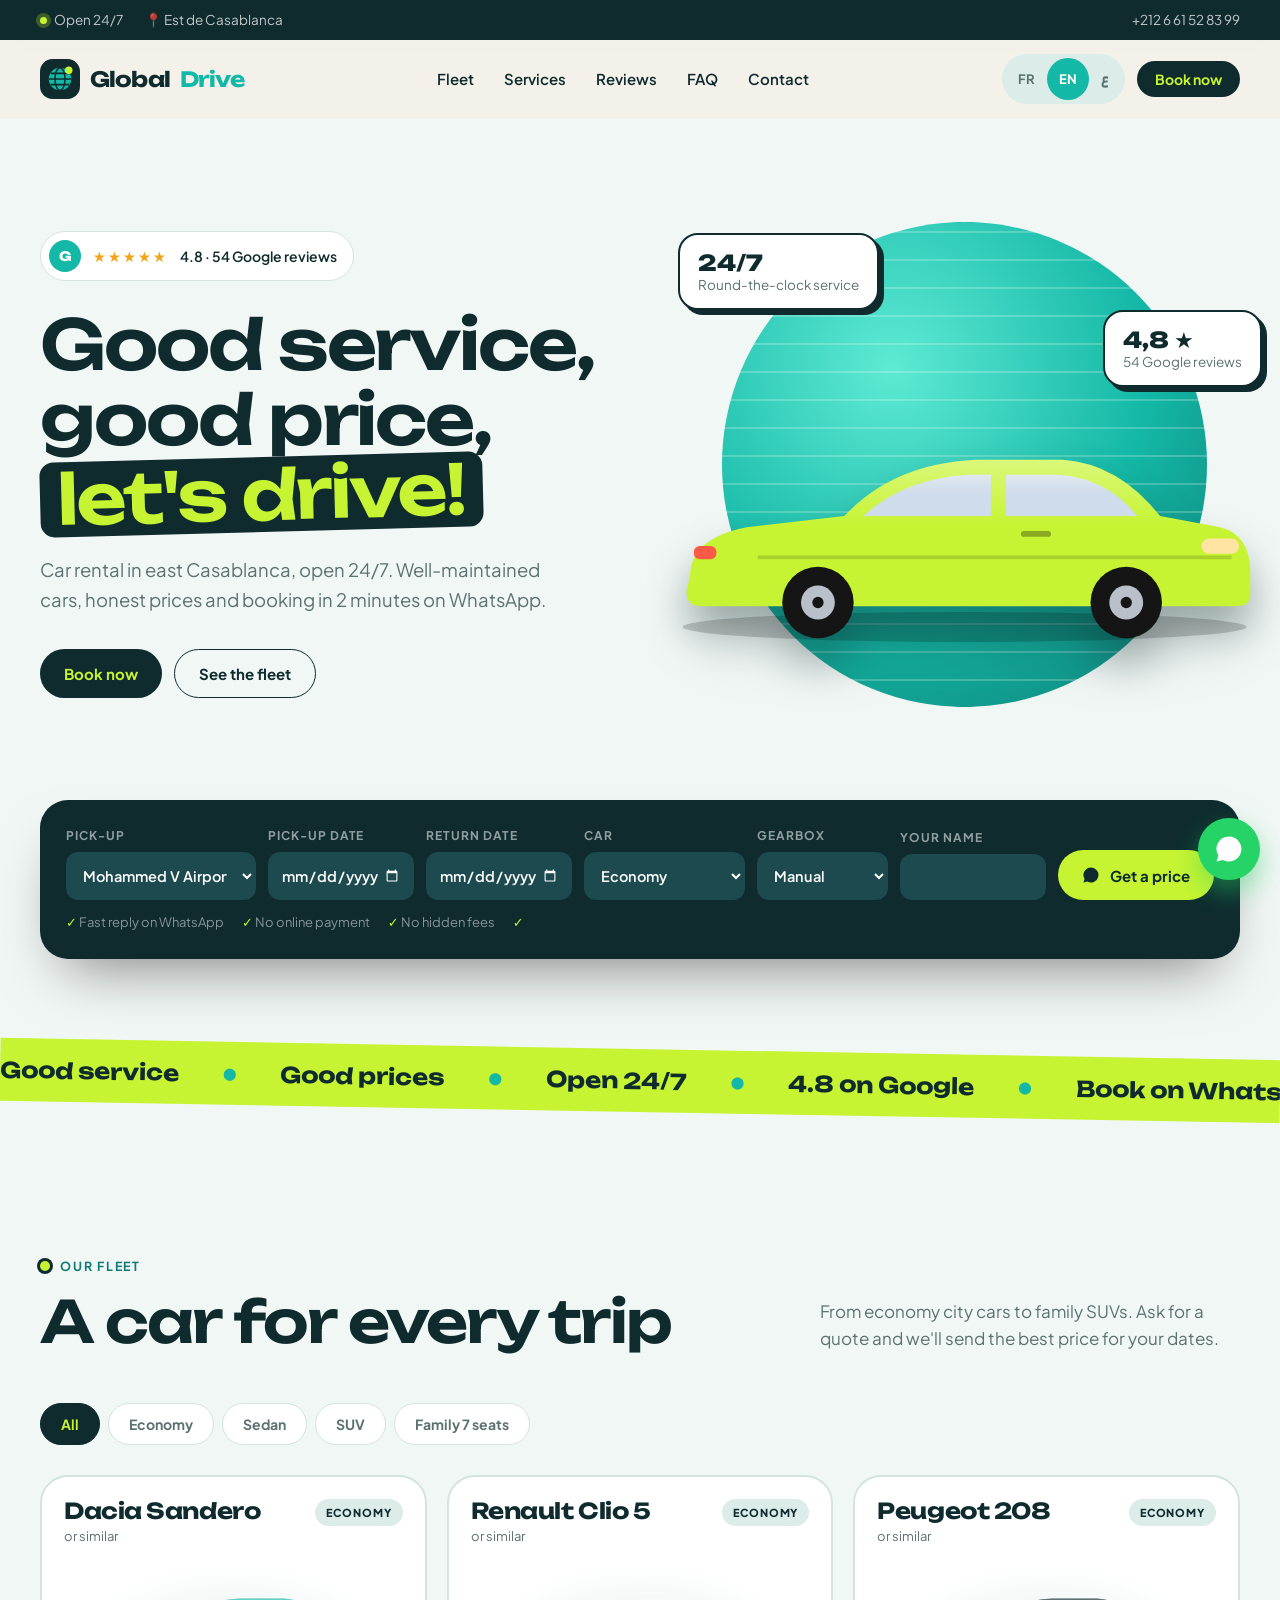
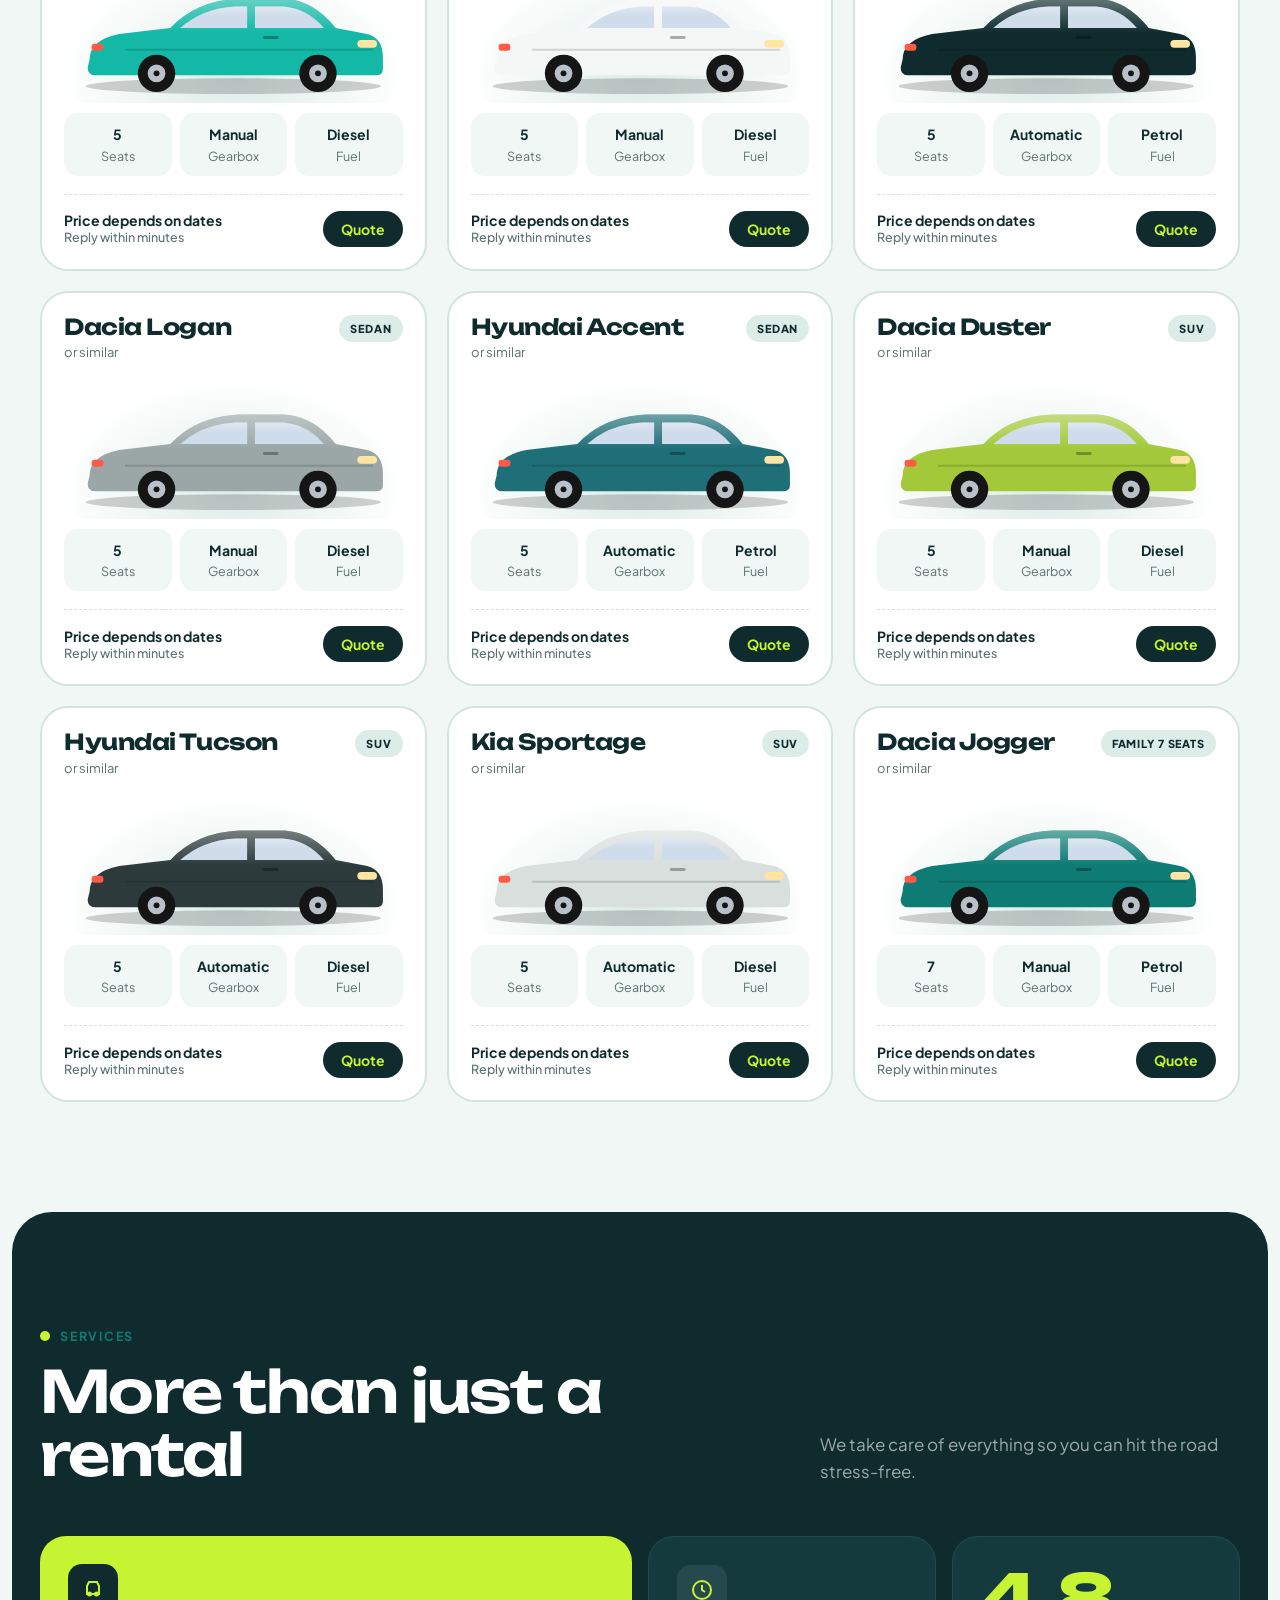
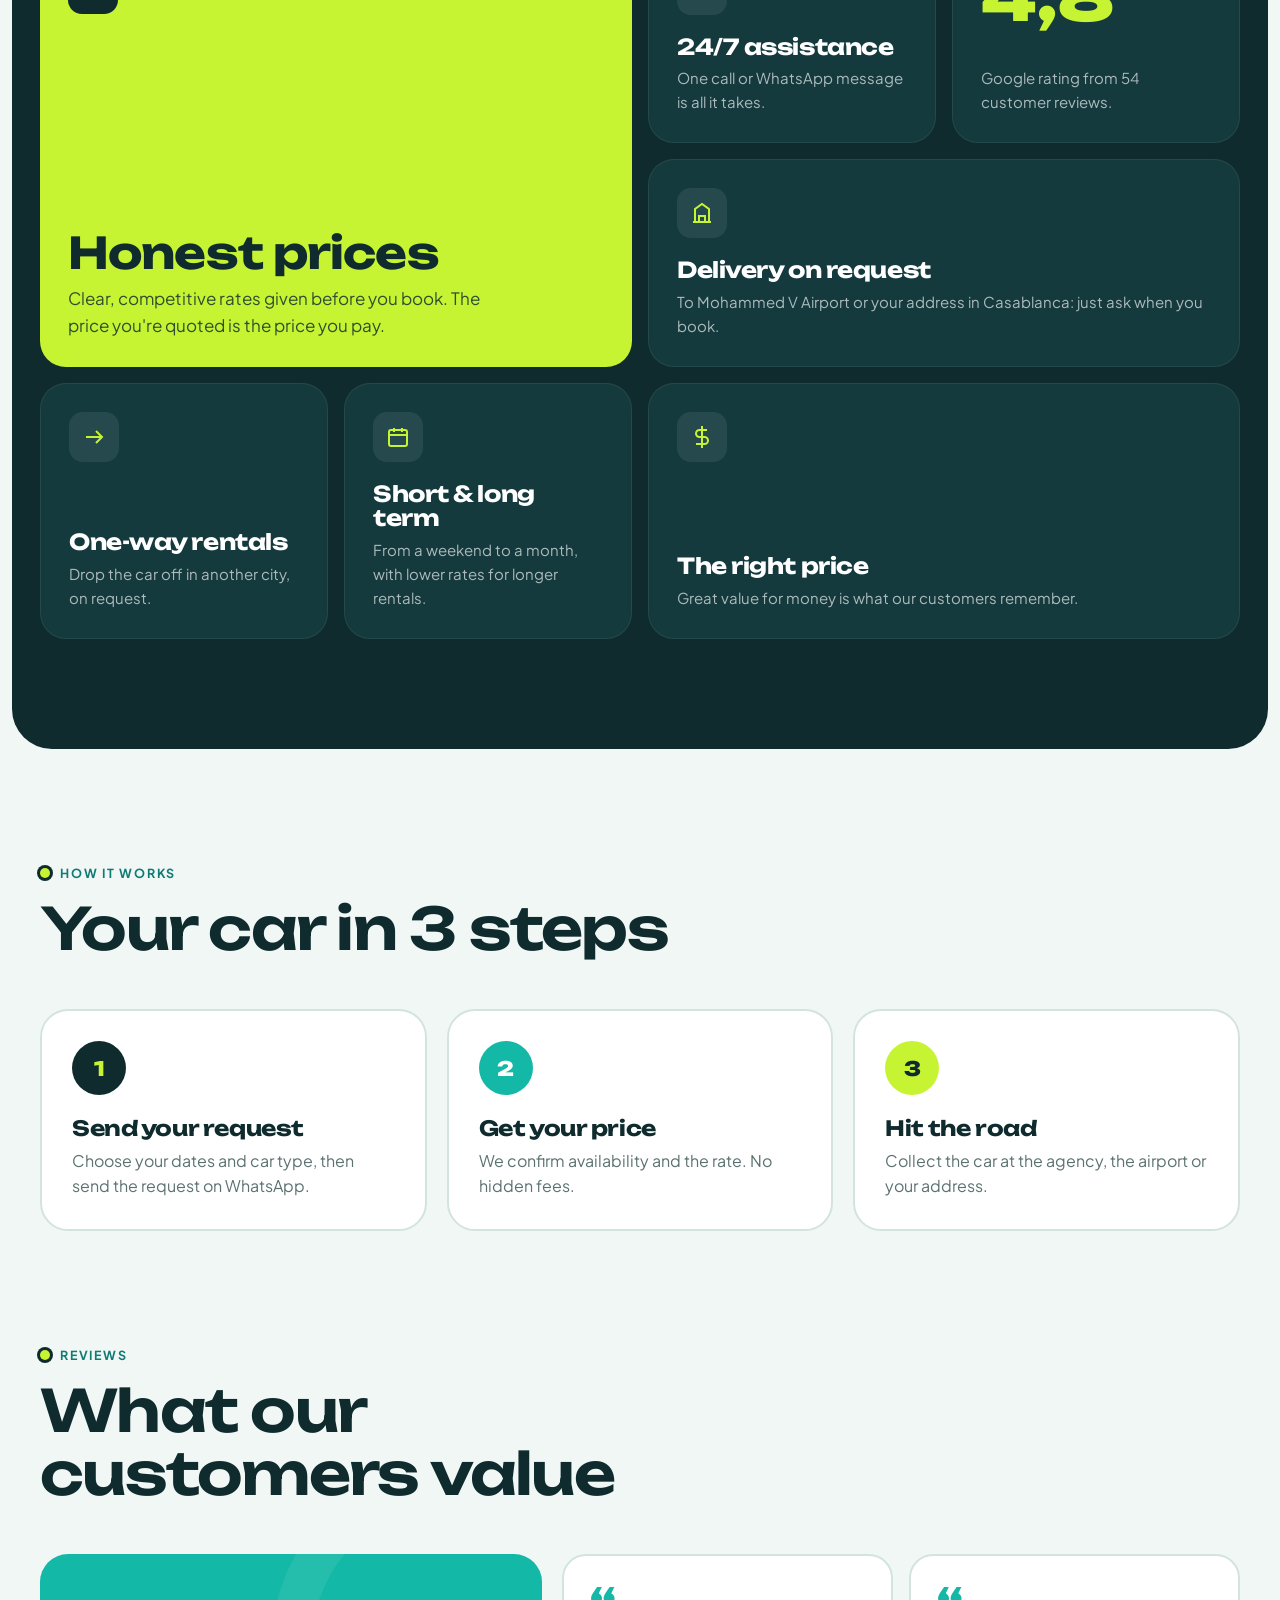
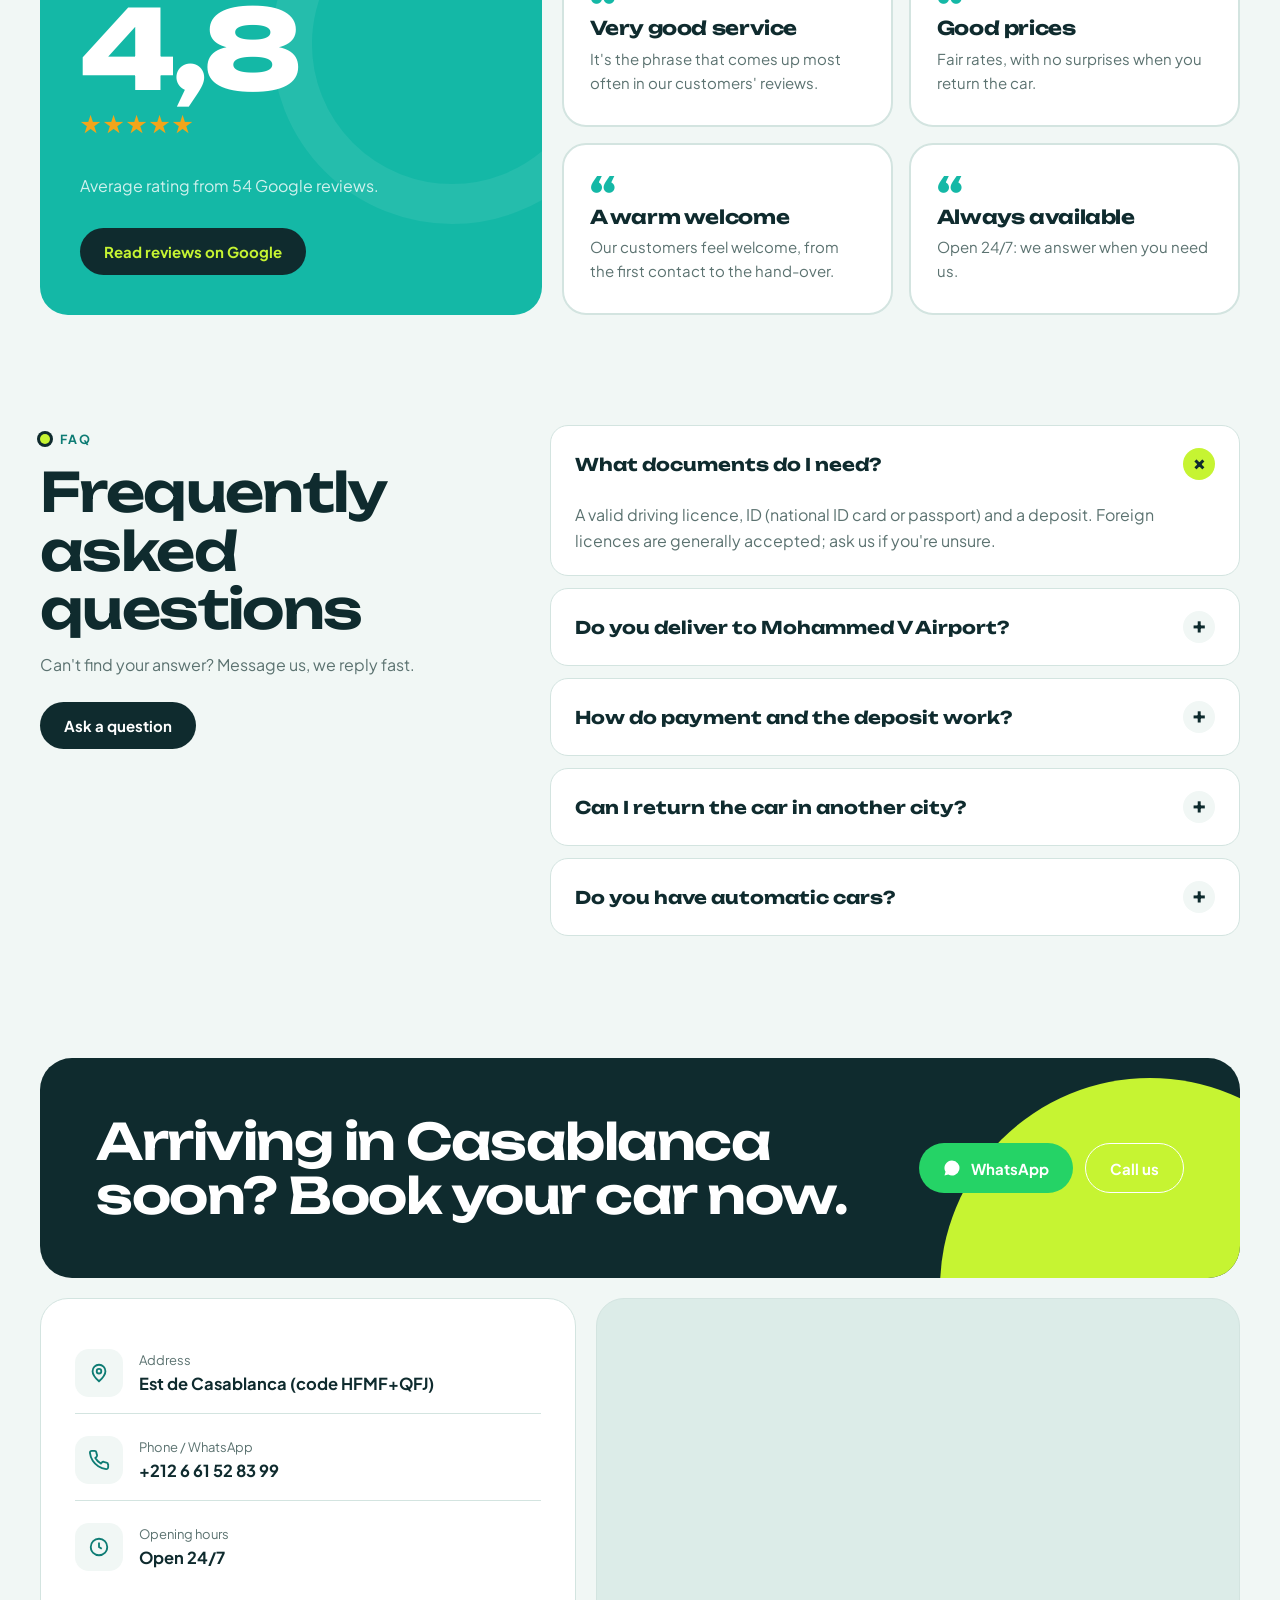
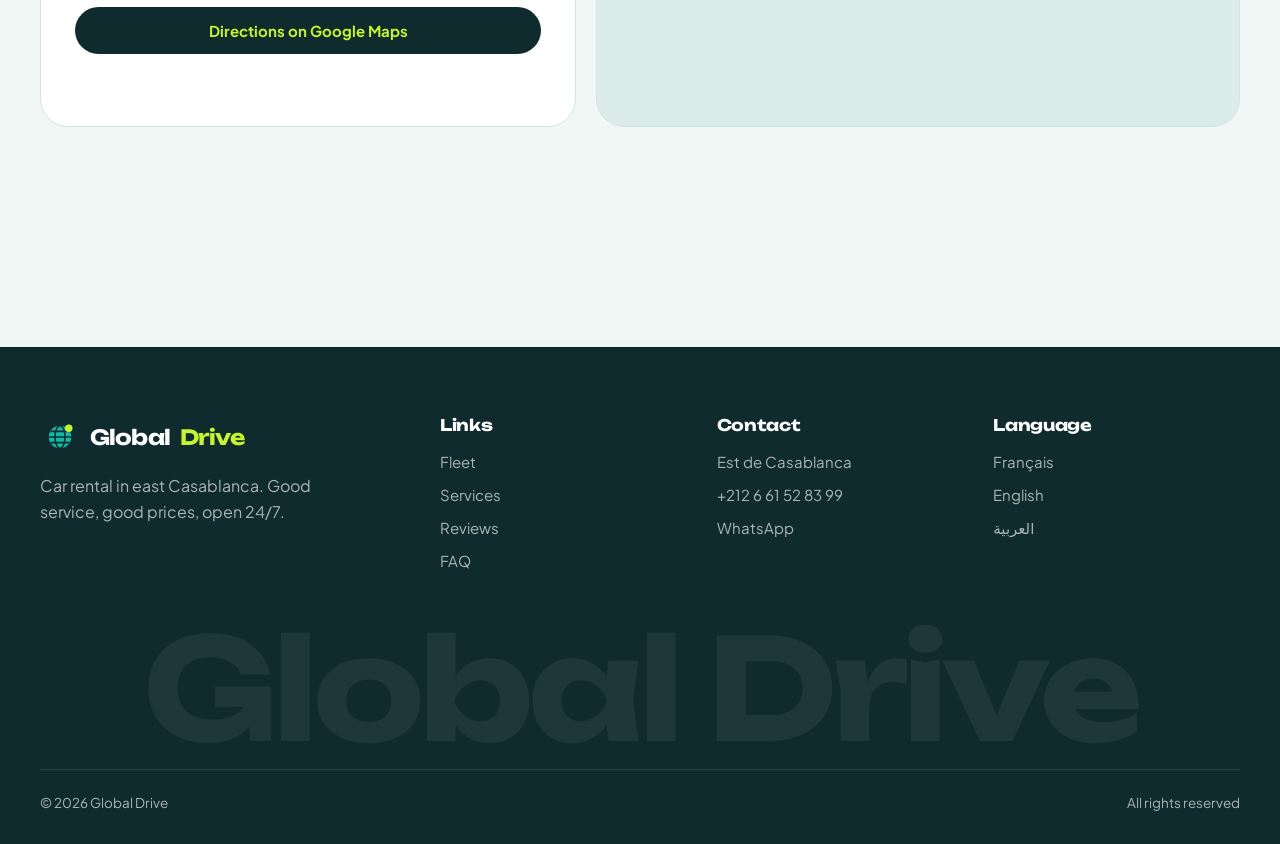
<file: index.html>
<!doctype html>
<html lang="fr" dir="ltr">
<head>
<meta charset="utf-8">
<meta name="viewport" content="width=device-width, initial-scale=1">
<title>Global Drive — Location de voitures à Casablanca</title>
<meta name="description" content="Global Drive : location de voitures dans l'est de Casablanca. Bon service, bons prix, ouvert 24h/24 et 7j/7. Réservation sur WhatsApp.">
<meta name="theme-color" content="#0f2b2e">
<meta property="og:title" content="Global Drive — Location de voitures à Casablanca">
<meta property="og:description" content="Global Drive : location de voitures dans l'est de Casablanca. Bon service, bons prix, ouvert 24h/24 et 7j/7. Réservation sur WhatsApp.">
<meta property="og:type" content="website">
<link rel="icon" href="assets/img/favicon.svg" type="image/svg+xml">
<link rel="manifest" href="site.webmanifest">
<link rel="preconnect" href="https://fonts.googleapis.com">
<link rel="preconnect" href="https://fonts.gstatic.com" crossorigin>
<link href="https://fonts.googleapis.com/css2?family=Unbounded:wght@500;600;700&family=Plus+Jakarta+Sans:wght@400;500;600;700;800&family=Changa:wght@400;500;600;700&display=swap" rel="stylesheet">
<link rel="stylesheet" href="assets/css/style.css">
<script type="application/ld+json">
{
  "@context":"https://schema.org",
  "@type":"AutoRental",
  "name":"Global Drive",
  "telephone":"+212661528399",
  "address":{"@type":"PostalAddress","streetAddress":"Est de Casablanca","addressLocality":"Casablanca","postalCode":"20250","addressCountry":"MA"},
  "geo":{"@type":"GeoCoordinates","latitude":33.5844595,"longitude":-7.5263664},
  "openingHours":"Mo-Su 00:00-23:59",
  "aggregateRating":{"@type":"AggregateRating","ratingValue":"4.8","reviewCount":"54"}
}
</script>
</head>
<body>

<!-- TOP BAR -->
<div class="topbar">
  <div class="wrap">
    <div class="tb-l">
      <span><i class="dot"></i><span data-i="tb_open">Ouvert 24h/24 · 7j/7</span></span>
      <span>📍 Est de Casablanca</span>
    </div>
    <div class="tb-r"><a href="tel:+212661528399" dir="ltr">+212 6 61 52 83 99</a></div>
  </div>
</div>

<!-- NAV -->
<nav class="nav" id="nav">
  <div class="wrap">
    <a href="#top" class="logo" aria-label="Global Drive"><img src="assets/img/logo.svg" alt="">Global<b>Drive</b></a>
    <div class="links" id="links">
      <a href="#flotte" data-i="nav_fleet">Flotte</a>
      <a href="#services" data-i="nav_services">Services</a>
      <a href="#avis" data-i="nav_reviews">Avis</a>
      <a href="#faq" data-i="nav_faq">FAQ</a>
      <a href="#contact" data-i="nav_contact">Contact</a>
    </div>
    <div class="nav-r">
      <div class="langs" role="group" aria-label="Langue">
        <button data-l="fr">FR</button>
        <button data-l="en">EN</button>
        <button data-l="ar">ع</button>
      </div>
      <a href="#reserver" class="btn btn-red btn-sm" data-i="nav_book">Réserver</a>
      <button class="burger" id="burger" aria-label="Menu">
        <svg width="20" height="20" viewBox="0 0 24 24" fill="none" stroke="currentColor" stroke-width="2.2"><path d="M4 7h16M4 12h16M4 17h16"/></svg>
      </button>
    </div>
  </div>
</nav>

<main id="top">
<!-- HERO -->
<header class="hero">
  <div class="wrap">
    <div class="hero-grid">
      <div>
        <div class="rating"><span class="g">G</span><span class="stars">★★★★★</span><span data-i="hero_rating">4,8 · 54 avis Google</span></div>
        <h1 data-i="hero_title" data-html>Bon service, bon prix, <span class="hl">en route !</span></h1>
        <p class="lead" data-i="hero_lead">Location de voitures dans l'est de Casablanca, ouverte 24h/24 et 7j/7. Des voitures bien entretenues, des prix honnêtes et une réservation en 2 minutes sur WhatsApp.</p>
        <div class="hero-ctas">
          <a href="#reserver" class="btn btn-red" data-i="hero_cta1">Réserver maintenant</a>
          <a href="#flotte" class="btn btn-line" data-i="hero_cta2">Voir la flotte</a>
        </div>
      </div>
      <div class="hero-art" aria-hidden="true">
        <div class="ring"></div>
        <div class="disc"></div>
        <div class="car" id="heroCar"></div>
        <div class="sticker s1"><b>24/7</b><span data-i="st_247">Service continu</span></div>
        <div class="sticker s2"><b>4,8 ★</b><span data-i="st_cmn">54 avis Google</span></div>
      </div>
    </div>

    <!-- BOOKING -->
    <div class="booking" id="reserver">
      <form class="book" id="bookForm" novalidate>
        <div class="fld full">
          <label for="pick" data-i="bk_pick">Prise en charge</label>
          <select id="pick">
            <option value="cmn" data-i="opt_cmn">Aéroport Mohammed V</option>
            <option value="agency" data-i="opt_agency">Agence Global Drive</option>
            <option value="hotel" data-i="opt_hotel">Hôtel / adresse</option>
            <option value="station" data-i="opt_station">Gare Casa-Voyageurs</option>
          </select>
        </div>
        <div class="fld">
          <label for="d1" data-i="bk_d1">Départ</label>
          <input type="date" id="d1" required>
        </div>
        <div class="fld">
          <label for="d2" data-i="bk_d2">Retour</label>
          <input type="date" id="d2" required>
        </div>
        <div class="fld">
          <label for="cat" data-i="bk_cat">Véhicule</label>
          <select id="cat">
            <option value="eco" data-i="f_eco">Économique</option>
            <option value="sedan" data-i="f_sedan">Berline</option>
            <option value="suv" data-i="f_suv">SUV</option>
            <option value="family" data-i="f_family">Familiale 7 places</option>
            <option value="any" data-i="cat_any">Conseillez-moi</option>
          </select>
        </div>
        <div class="fld">
          <label for="gear" data-i="bk_gear">Boîte</label>
          <select id="gear">
            <option value="man" data-i="man">Manuelle</option>
            <option value="auto" data-i="auto">Automatique</option>
          </select>
        </div>
        <div class="fld full">
          <label for="name" data-i="bk_name">Votre nom</label>
          <input type="text" id="name" autocomplete="name" required>
        </div>
        <button type="submit" class="btn btn-red">
          <svg width="18" height="18" viewBox="0 0 24 24" fill="currentColor"><path d="M12 2a10 10 0 0 0-8.6 15.1L2 22l5-1.3A10 10 0 1 0 12 2z"/></svg>
          <span data-i="bk_btn">Demander un prix</span>
        </button>
        <div class="book-note">
          <span data-i="bk_n1">Réponse rapide sur WhatsApp</span>
          <span data-i="bk_n2">Aucun paiement en ligne</span>
          <span data-i="bk_n3">Sans frais cachés</span>
          <span class="err" id="bookErr" role="alert"></span>
        </div>
      </form>
    </div>
  </div>

  <div class="marquee" aria-hidden="true"><div class="track" id="track"></div></div>
</header>

<!-- FLEET -->
<section id="flotte">
  <div class="wrap">
    <div class="head rev">
      <div><span class="eyebrow" data-i="fl_tag">Notre flotte</span><h2 data-i="fl_title">Une voiture pour chaque trajet</h2></div>
      <p data-i="fl_sub">De la citadine économique au SUV familial. Demandez un devis : on vous envoie le meilleur prix pour vos dates.</p>
    </div>
    <div class="tabs" id="tabs" role="tablist">
      <button class="tab on" data-f="all" data-i="f_all">Toutes</button>
      <button class="tab" data-f="eco" data-i="f_eco">Économique</button>
      <button class="tab" data-f="sedan" data-i="f_sedan">Berline</button>
      <button class="tab" data-f="suv" data-i="f_suv">SUV</button>
      <button class="tab" data-f="family" data-i="f_family">Familiale 7 places</button>
    </div>
    <div class="fleet" id="fleet"></div>
  </div>
</section>

<!-- SERVICES -->
<section class="dark" id="services">
  <div class="wrap">
    <div class="head rev">
      <div><span class="eyebrow" data-i="sv_tag">Services</span><h2 data-i="sv_title">Plus qu'une simple location</h2></div>
      <p data-i="sv_sub">On s'occupe de tout pour que vous preniez la route sans stress.</p>
    </div>
    <div class="bento">
      <div class="bx big rev">
        <div class="ic"><svg width="24" height="24" viewBox="0 0 24 24" fill="none" stroke="currentColor" stroke-width="2"><path d="M5 17h14M6 17V9l2-4h8l2 4v8"/><circle cx="8.5" cy="17" r="1.5"/><circle cx="15.5" cy="17" r="1.5"/></svg></div>
        <div><h3 data-i="s1t">Des prix honnêtes</h3><p data-i="s1p">Des tarifs clairs et compétitifs, annoncés avant la réservation. Ce que l'on vous annonce, c'est ce que vous payez.</p></div>
      </div>
      <div class="bx rev">
        <div class="ic"><svg width="24" height="24" viewBox="0 0 24 24" fill="none" stroke="currentColor" stroke-width="2"><circle cx="12" cy="12" r="9"/><path d="M12 7v5l3 2"/></svg></div>
        <div><h3 data-i="s3t">Assistance 24h/24</h3><p data-i="s3p">Un appel ou un message WhatsApp suffit.</p></div>
      </div>
      <div class="bx rev">
        <div class="num">4,8</div>
        <div><p data-i="s_score">Note Google sur 54 avis clients.</p></div>
      </div>
      <div class="bx wide rev">
        <div class="ic"><svg width="24" height="24" viewBox="0 0 24 24" fill="none" stroke="currentColor" stroke-width="2"><path d="M3 21h18M5 21V8l7-5 7 5v13M9 21v-6h6v6"/></svg></div>
        <div><h3 data-i="s2t">Livraison sur demande</h3><p data-i="s2p">À l'aéroport Mohammed V ou à votre adresse à Casablanca : demandez-nous lors de la réservation.</p></div>
      </div>
      <div class="bx rev">
        <div class="ic"><svg width="24" height="24" viewBox="0 0 24 24" fill="none" stroke="currentColor" stroke-width="2"><path d="M4 12h16M14 6l6 6-6 6"/></svg></div>
        <div><h3 data-i="s4t">Aller simple</h3><p data-i="s4p">Rendez la voiture dans une autre ville, sur demande.</p></div>
      </div>
      <div class="bx rev">
        <div class="ic"><svg width="24" height="24" viewBox="0 0 24 24" fill="none" stroke="currentColor" stroke-width="2"><rect x="3" y="5" width="18" height="16" rx="2"/><path d="M3 10h18M8 3v4M16 3v4"/></svg></div>
        <div><h3 data-i="s5t">Courte et longue durée</h3><p data-i="s5p">Du week-end au mois, avec des tarifs dégressifs.</p></div>
      </div>
      <div class="bx wide rev">
        <div class="ic"><svg width="24" height="24" viewBox="0 0 24 24" fill="none" stroke="currentColor" stroke-width="2"><path d="M12 1v22M17 5H9.5a3.5 3.5 0 0 0 0 7h5a3.5 3.5 0 0 1 0 7H6"/></svg></div>
        <div><h3 data-i="s6t">Le bon prix</h3><p data-i="s6p">Un excellent rapport qualité-prix, c'est ce que nos clients retiennent.</p></div>
      </div>
    </div>
  </div>
</section>

<!-- STEPS -->
<section>
  <div class="wrap">
    <div class="head rev">
      <div><span class="eyebrow" data-i="st_tag">Comment ça marche</span><h2 data-i="st_title">Votre voiture en 3 étapes</h2></div>
    </div>
    <div class="steps">
      <div class="step rev"><div class="n">1</div><h3 data-i="st1t">Envoyez votre demande</h3><p data-i="st1p">Choisissez vos dates et le type de voiture, puis envoyez la demande sur WhatsApp.</p></div>
      <div class="step rev"><div class="n">2</div><h3 data-i="st2t">Recevez votre prix</h3><p data-i="st2p">On confirme la disponibilité et le tarif. Pas de frais cachés.</p></div>
      <div class="step rev"><div class="n">3</div><h3 data-i="st3t">Prenez la route</h3><p data-i="st3p">Récupérez la voiture à l'agence, à l'aéroport ou à votre adresse.</p></div>
    </div>
  </div>
</section>

<!-- REVIEWS -->
<section id="avis" style="padding-top:0">
  <div class="wrap">
    <div class="head rev">
      <div><span class="eyebrow" data-i="rv_tag">Avis clients</span><h2 data-i="rv_title">Ce que nos clients apprécient</h2></div>
    </div>
    <div class="rv">
      <div class="score rev">
        <div><div class="big">4,8</div><div class="stars">★★★★★</div></div>
        <p data-i="rv_count">Note moyenne sur 54 avis Google.</p>
        <a class="btn" target="_blank" rel="noopener" href="https://www.google.com/maps/search/?api=1&query=Global+Drive+location+voiture+Casablanca" data-i="rv_btn">Lire les avis sur Google</a>
      </div>
      <div class="praise">
        <div class="pr rev"><div class="q">“</div><h3 data-i="p1t">Un très bon service</h3><p data-i="p1p">C'est le mot qui revient le plus dans les avis de nos clients.</p></div>
        <div class="pr rev"><div class="q">“</div><h3 data-i="p2t">De bons prix</h3><p data-i="p2p">Des tarifs justes, sans mauvaise surprise au retour de la voiture.</p></div>
        <div class="pr rev"><div class="q">“</div><h3 data-i="p3t">Un accueil chaleureux</h3><p data-i="p3p">Nos clients se sentent bien accueillis, du premier contact à la remise des clés.</p></div>
        <div class="pr rev"><div class="q">“</div><h3 data-i="p4t">Toujours disponibles</h3><p data-i="p4p">Ouverts 24h/24 et 7j/7 : on répond quand vous en avez besoin.</p></div>
      </div>
    </div>
  </div>
</section>

<!-- FAQ -->
<section id="faq" style="padding-top:0">
  <div class="wrap faq-grid">
    <div class="faq-side rev">
      <span class="eyebrow">FAQ</span>
      <h2 style="font-size:clamp(34px,4.6vw,54px)" data-i="fq_title">Questions fréquentes</h2>
      <p data-i="fq_sub">Vous ne trouvez pas votre réponse ? Écrivez-nous, on répond vite.</p>
      <a href="https://wa.me/212661528399" target="_blank" rel="noopener" class="btn btn-ink" data-i="fq_btn">Poser une question</a>
    </div>
    <div id="faqList"></div>
  </div>
</section>

<!-- CTA + CONTACT -->
<section id="contact" style="padding-top:0">
  <div class="wrap">
    <div class="cta rev">
      <h2 data-i="cta_t">Vous arrivez bientôt à Casablanca ? Réservez votre voiture maintenant.</h2>
      <div class="btns">
        <a href="https://wa.me/212661528399" target="_blank" rel="noopener" class="btn btn-wa">
          <svg width="18" height="18" viewBox="0 0 24 24" fill="currentColor"><path d="M12 2a10 10 0 0 0-8.6 15.1L2 22l5-1.3A10 10 0 1 0 12 2z"/></svg>WhatsApp
        </a>
        <a href="tel:+212661528399" class="btn btn-line" data-i="cta_call">Appeler</a>
      </div>
    </div>
    <div class="contact">
      <div class="cinfo rev">
        <div class="crow"><div class="ic"><svg width="22" height="22" viewBox="0 0 24 24" fill="none" stroke="currentColor" stroke-width="2"><path d="M12 21s-7-6.2-7-11a7 7 0 0 1 14 0c0 4.8-7 11-7 11z"/><circle cx="12" cy="10" r="2.5"/></svg></div><div><small data-i="ct_addr">Adresse</small><b>Est de Casablanca (code HFMF+QFJ)</b></div></div>
        <div class="crow"><div class="ic"><svg width="22" height="22" viewBox="0 0 24 24" fill="none" stroke="currentColor" stroke-width="2"><path d="M22 16.9v3a2 2 0 0 1-2.2 2 19.8 19.8 0 0 1-8.6-3.1 19.5 19.5 0 0 1-6-6A19.8 19.8 0 0 1 2.1 4.2 2 2 0 0 1 4.1 2h3a2 2 0 0 1 2 1.7c.1.9.4 1.8.7 2.7a2 2 0 0 1-.5 2.1L8 9.8a16 16 0 0 0 6 6l1.3-1.3a2 2 0 0 1 2.1-.4c.9.3 1.8.6 2.7.7a2 2 0 0 1 1.7 2z"/></svg></div><div><small data-i="ct_phone">Téléphone / WhatsApp</small><b><a href="tel:+212661528399" dir="ltr">+212 6 61 52 83 99</a></b></div></div>
        <div class="crow"><div class="ic"><svg width="22" height="22" viewBox="0 0 24 24" fill="none" stroke="currentColor" stroke-width="2"><circle cx="12" cy="12" r="9"/><path d="M12 7v5l3 2"/></svg></div><div><small data-i="ct_hours">Horaires</small><b data-i="tb_open">Ouvert 24h/24 · 7j/7</b></div></div>
        <a class="btn btn-ink" target="_blank" rel="noopener" href="https://www.google.com/maps/dir/?api=1&destination=33.5844595,-7.5263664" data-i="ct_dir">Itinéraire Google Maps</a>
      </div>
      <div class="map rev">
        <iframe loading="lazy" title="Global Drive — Casablanca" src="https://maps.google.com/maps?q=33.5844595,-7.5263664&z=16&output=embed"></iframe>
      </div>
    </div>
  </div>
</section>
</main>

<footer>
  <div class="wrap">
    <div class="ft">
      <div>
        <a href="#top" class="logo"><img src="assets/img/logo.svg" alt="">Global<b>Drive</b></a>
        <p data-i="ft_about" style="max-width:320px">Location de voitures dans l'est de Casablanca. Bon service, bons prix, ouvert 24h/24.</p>
      </div>
      <div>
        <h4 data-i="ft_links">Liens</h4>
        <ul>
          <li><a href="#flotte" data-i="nav_fleet">Flotte</a></li>
          <li><a href="#services" data-i="nav_services">Services</a></li>
          <li><a href="#avis" data-i="nav_reviews">Avis</a></li>
          <li><a href="#faq">FAQ</a></li>
        </ul>
      </div>
      <div>
        <h4 data-i="nav_contact">Contact</h4>
        <ul>
          <li>Est de Casablanca</li>
          <li><a href="tel:+212661528399" dir="ltr">+212 6 61 52 83 99</a></li>
          <li><a href="https://wa.me/212661528399" target="_blank" rel="noopener">WhatsApp</a></li>
        </ul>
      </div>
      <div>
        <h4 data-i="ft_lang">Langue</h4>
        <ul>
          <li><a href="?lang=fr" data-setlang="fr">Français</a></li>
          <li><a href="?lang=en" data-setlang="en">English</a></li>
          <li><a href="?lang=ar" data-setlang="ar">العربية</a></li>
        </ul>
      </div>
    </div>
    <div class="big-name" aria-hidden="true">Global Drive</div>
    <div class="copy"><span>© <span id="yr"></span> Global Drive</span><span data-i="ft_rights">Tous droits réservés</span></div>
  </div>
</footer>

<a class="wa-fab" href="https://wa.me/212661528399" target="_blank" rel="noopener" aria-label="WhatsApp">
  <svg width="30" height="30" viewBox="0 0 24 24" fill="#fff"><path d="M17.5 14.4c-.3-.1-1.7-.8-2-.9-.3-.1-.5-.1-.7.1-.2.3-.8.9-.9 1.1-.2.2-.3.2-.6.1-.3-.1-1.2-.5-2.3-1.4-.9-.8-1.4-1.7-1.6-2-.2-.3 0-.5.1-.6l.4-.5c.1-.2.2-.3.3-.5.1-.2 0-.4 0-.5l-.9-2.2c-.2-.6-.5-.5-.7-.5h-.6c-.2 0-.5.1-.8.4-.3.3-1 1-1 2.5s1.1 2.9 1.2 3.1c.1.2 2.1 3.2 5.1 4.5.7.3 1.3.5 1.7.6.7.2 1.4.2 1.9.1.6-.1 1.7-.7 2-1.4.2-.7.2-1.3.2-1.4-.1-.1-.3-.2-.6-.3zM12 2a10 10 0 0 0-8.6 15.1L2 22l5-1.3A10 10 0 1 0 12 2z"/></svg>
</a>

<script src="assets/js/i18n.js"></script>
<script src="assets/js/app.js"></script>
</body>
</html>
</file>
<file: assets/css/style.css>
/* =========================================================
   Global Drive — Feuille de style principale
   Couleurs : modifiez les variables ci-dessous
   ========================================================= */
:root{
  --ink:#0f2b2e;
  --ink-2:#143a3e;
  --ink-3:#1d4a4f;
  --cream:#f1f7f5;
  --sand:#dcece8;
  --paper:#ffffff;
  --red:#14b8a6;
  --red-2:#2dd4bf;
  --lime:#c6f432;
  --green:#0e7c74;
  --muted:#5b7270;
  --line:#d3e4e0;
  --wa:#25d366;
  --r-lg:32px; --r-md:22px; --r-sm:14px;
  --shadow:0 20px 40px -20px rgba(15,43,46,.3);
  --f-display:"Unbounded",system-ui,sans-serif;
  --f-body:"Plus Jakarta Sans",system-ui,sans-serif;
}
html[lang="ar"]{
  --f-display:"Changa",system-ui,sans-serif;
  --f-body:"Changa",system-ui,sans-serif;
}

*{box-sizing:border-box;margin:0;padding:0}
html{scroll-behavior:smooth;scroll-padding-top:90px}
body{font-family:var(--f-body);background:var(--cream);color:var(--ink);line-height:1.6;overflow-x:hidden;-webkit-font-smoothing:antialiased}
h1,h2,h3,h4{font-family:var(--f-display);line-height:1.08;letter-spacing:-.02em;font-weight:700}
html[lang="ar"] h1,html[lang="ar"] h2,html[lang="ar"] h3{letter-spacing:0;line-height:1.35}
a{color:inherit;text-decoration:none}
svg{display:block;max-width:100%}
button{font-family:inherit}
.wrap{width:min(1200px,100% - 32px);margin-inline:auto}
.sr{position:absolute;width:1px;height:1px;overflow:hidden;clip:rect(0 0 0 0)}

/* ---------- Buttons ---------- */
.btn{display:inline-flex;align-items:center;justify-content:center;gap:.6rem;border:0;cursor:pointer;font:700 15px/1 var(--f-body);padding:16px 24px;border-radius:999px;transition:transform .2s,background .2s,box-shadow .2s,color .2s;white-space:nowrap}
.btn:hover{transform:translateY(-2px)}
.btn-red{background:var(--red);color:#fff}
.btn-red:hover{background:var(--red-2);box-shadow:0 12px 26px -10px rgba(217,58,34,.7)}
.btn-ink{background:var(--ink);color:#fff}
.btn-ink:hover{background:var(--ink-3)}
.btn-line{border:1.5px solid var(--ink);color:var(--ink);background:transparent}
.btn-line:hover{background:var(--ink);color:#fff}
.btn-wa{background:var(--wa);color:#fff}
.btn-sm{padding:11px 18px;font-size:14px}
.btn svg{flex:none}

.eyebrow{display:inline-flex;align-items:center;gap:10px;font:700 12.5px var(--f-body);letter-spacing:.14em;text-transform:uppercase;color:var(--red);margin-bottom:16px}
html[lang="ar"] .eyebrow{letter-spacing:0;font-size:14px}
.eyebrow::before{content:"";width:26px;height:2px;background:currentColor}
section{padding:110px 0}
.head{display:flex;justify-content:space-between;align-items:end;gap:30px;margin-bottom:50px;flex-wrap:wrap}
.head h2{font-size:clamp(34px,4.6vw,58px);max-width:680px}
.head p{color:var(--muted);max-width:420px;font-size:17px}

/* ---------- Top bar ---------- */
.topbar{background:var(--ink);color:rgba(255,255,255,.75);font-size:13.5px}
.topbar .wrap{display:flex;justify-content:space-between;gap:16px;height:40px;align-items:center}
.topbar span{display:inline-flex;align-items:center;gap:7px}
.topbar .tb-l{display:flex;gap:22px}
.dot{width:7px;height:7px;border-radius:50%;background:#3ddc84;box-shadow:0 0 0 4px rgba(61,220,132,.2)}

/* ---------- Nav ---------- */
.nav{position:sticky;top:0;z-index:60;background:rgba(245,240,232,.86);backdrop-filter:blur(14px);border-bottom:1px solid transparent;transition:border-color .2s}
.nav.scrolled{border-color:var(--line)}
.nav .wrap{display:flex;align-items:center;justify-content:space-between;height:78px;gap:20px}
.logo{display:flex;align-items:center;gap:10px;font:800 23px var(--f-display);letter-spacing:-.02em}
.logo img{width:40px;height:40px}
.logo b{color:var(--red)}
.links{display:flex;gap:30px;font-weight:600;font-size:15px}
.links a{position:relative;padding:6px 0}
.links a::after{content:"";position:absolute;inset-inline:0;bottom:0;height:2px;background:var(--red);transform:scaleX(0);transition:transform .25s}
.links a:hover::after{transform:scaleX(1)}
.nav-r{display:flex;align-items:center;gap:12px}
.langs{display:flex;background:var(--sand);border-radius:999px;padding:4px}
.langs button{border:0;background:none;cursor:pointer;font:700 13px var(--f-body);padding:8px 12px;border-radius:999px;color:var(--muted)}
.langs button[data-l="ar"]{font-family:"Changa",sans-serif;font-size:14px}
.langs button.on{background:var(--ink);color:#fff}
.burger{display:none;width:44px;height:44px;border-radius:50%;border:1.5px solid var(--ink);background:none;cursor:pointer;place-items:center}

/* ---------- Hero ---------- */
.hero{padding:70px 0 30px;position:relative;overflow:hidden}
.hero-grid{display:grid;grid-template-columns:1.05fr .95fr;gap:40px;align-items:center}
.rating{display:inline-flex;align-items:center;gap:12px;background:var(--paper);border:1px solid var(--line);border-radius:999px;padding:8px 16px 8px 8px;font-size:14px;font-weight:600;margin-bottom:26px}
html[dir="rtl"] .rating{padding:8px 8px 8px 16px}
.rating .g{width:32px;height:32px;border-radius:50%;background:var(--ink);color:#fff;display:grid;place-items:center;font:800 13px var(--f-display)}
.stars{color:#f2a51a;letter-spacing:2px}
.hero h1{font-size:clamp(44px,6.6vw,92px);margin-bottom:24px}
.hero h1 .hl{color:var(--red);font-style:italic}
html[lang="ar"] .hero h1{font-size:clamp(38px,5.6vw,74px)}
html[lang="ar"] .hero h1 .hl{font-style:normal}
.hero .lead{font-size:18.5px;color:var(--muted);max-width:520px;margin-bottom:34px}
.hero-ctas{display:flex;gap:12px;flex-wrap:wrap}

.hero-art{position:relative;aspect-ratio:1/1;max-width:560px;margin-inline-start:auto;width:100%}
.hero-art .disc{position:absolute;inset:6%;border-radius:50%;background:radial-gradient(circle at 30% 30%,var(--red-2),var(--red) 60%,#a92812)}
.hero-art .ring{position:absolute;inset:0;border-radius:50%;border:1.5px dashed rgba(18,18,18,.25);animation:spin 60s linear infinite}
@keyframes spin{to{transform:rotate(360deg)}}
.hero-art .car{position:absolute;inset-inline:-8%;bottom:16%;filter:drop-shadow(0 30px 25px rgba(0,0,0,.3))}
html[dir="rtl"] .hero-art .car svg{transform:scaleX(-1)}
.sticker{position:absolute;background:var(--paper);border-radius:var(--r-md);padding:14px 18px;box-shadow:var(--shadow);font-size:13.5px;color:var(--muted);line-height:1.35}
.sticker b{display:block;font:800 22px var(--f-display);color:var(--ink)}
.sticker.s1{top:8%;inset-inline-start:-2%}
.sticker.s2{top:22%;inset-inline-end:-4%}

/* ---------- Booking bar ---------- */
.booking{margin-top:60px;position:relative;z-index:5}
.book{background:var(--ink);color:#fff;border-radius:var(--r-lg);padding:26px;display:grid;grid-template-columns:1.3fr 1fr 1fr 1.1fr .9fr 1fr auto;gap:12px;align-items:end;box-shadow:0 30px 60px -25px rgba(0,0,0,.5)}
.fld{display:flex;flex-direction:column;gap:7px;min-width:0}
.fld label{font-size:12px;font-weight:700;color:rgba(255,255,255,.55);text-transform:uppercase;letter-spacing:.08em}
html[lang="ar"] .fld label{letter-spacing:0;font-size:13px}
.fld input,.fld select{width:100%;background:var(--ink-3);border:1.5px solid transparent;color:#fff;border-radius:var(--r-sm);padding:13px 12px;font:600 14.5px var(--f-body);color-scheme:dark}
.fld input:focus,.fld select:focus{outline:none;border-color:var(--red)}
.book .btn{height:50px}
.book-note{grid-column:1/-1;font-size:13px;color:rgba(255,255,255,.5);display:flex;gap:18px;flex-wrap:wrap}
.book-note span::before{content:"✓ ";color:#3ddc84}
.err{color:var(--red-2);font-weight:700}

/* ---------- Marquee ---------- */
.marquee{background:var(--red);color:#fff;overflow:hidden;padding:18px 0;margin-top:90px;transform:rotate(-1.2deg)}
.track{display:flex;gap:44px;width:max-content;animation:slide 30s linear infinite;font:700 22px var(--f-display);white-space:nowrap}
html[dir="rtl"] .track{animation-name:slide-rtl}
.track span{display:inline-flex;align-items:center;gap:44px}
.track span::after{content:"✦";color:var(--ink)}
@keyframes slide{to{transform:translateX(-50%)}}
@keyframes slide-rtl{to{transform:translateX(50%)}}

/* ---------- Fleet ---------- */
.tabs{display:flex;gap:8px;flex-wrap:wrap;margin-bottom:30px}
.tab{border:1.5px solid var(--line);background:var(--paper);padding:11px 20px;border-radius:999px;font:700 14px var(--f-body);cursor:pointer;color:var(--muted);transition:.2s}
.tab:hover{border-color:var(--ink);color:var(--ink)}
.tab.on{background:var(--ink);border-color:var(--ink);color:#fff}
.fleet{display:grid;grid-template-columns:repeat(3,1fr);gap:20px}
.car-card{background:var(--paper);border:1px solid var(--line);border-radius:var(--r-lg);padding:22px;display:flex;flex-direction:column;transition:transform .25s,box-shadow .25s}
.car-card:hover{transform:translateY(-5px);box-shadow:var(--shadow)}
.cc-top{display:flex;justify-content:space-between;align-items:start;gap:10px}
.cc-top h3{font-size:22px}
.cc-top small{display:block;color:var(--muted);font-size:13px;margin-top:4px;font-family:var(--f-body)}
.badge{font:800 11px var(--f-body);letter-spacing:.08em;text-transform:uppercase;padding:7px 11px;border-radius:999px;background:var(--sand);color:var(--ink);flex:none}
html[lang="ar"] .badge{letter-spacing:0;font-size:12px}
.badge.new{background:var(--red);color:#fff}
.cc-img{margin:16px -6px 10px;background:linear-gradient(180deg,transparent 55%,var(--sand) 55%);border-radius:var(--r-md);padding:8px 8px 4px}
html[dir="rtl"] .cc-img svg{transform:scaleX(-1)}
.specs{display:grid;grid-template-columns:repeat(3,1fr);gap:8px;margin-bottom:18px}
.spec{background:var(--cream);border-radius:var(--r-sm);padding:10px;text-align:center;font-size:12.5px;color:var(--muted)}
.spec b{display:block;color:var(--ink);font-size:14px}
.cc-foot{margin-top:auto;display:flex;justify-content:space-between;align-items:center;gap:10px;padding-top:16px;border-top:1px dashed var(--line)}
.cc-foot .p{font-weight:700;font-size:14px;line-height:1.3}
.cc-foot .p small{display:block;font-weight:500;color:var(--muted);font-size:12.5px}

/* ---------- Services (bento) ---------- */
.dark{background:var(--ink);color:#fff;border-radius:48px;margin-inline:12px}
.dark .head p{color:rgba(255,255,255,.6)}
.bento{display:grid;grid-template-columns:repeat(4,1fr);grid-auto-rows:minmax(200px,auto);gap:16px}
.bx{background:var(--ink-2);border:1px solid rgba(255,255,255,.07);border-radius:var(--r-lg);padding:28px;display:flex;flex-direction:column;justify-content:space-between;gap:20px;transition:border-color .25s}
.bx:hover{border-color:rgba(240,86,60,.6)}
.bx.big{grid-column:span 2;grid-row:span 2;background:var(--red);border:0}
.bx.wide{grid-column:span 2}
.bx .ic{width:50px;height:50px;border-radius:14px;background:rgba(255,255,255,.08);display:grid;place-items:center;color:var(--red-2)}
.bx.big .ic{background:rgba(0,0,0,.18);color:#fff}
.bx h3{font-size:22px;margin-bottom:8px}
.bx.big h3{font-size:clamp(30px,3.4vw,44px)}
.bx p{color:rgba(255,255,255,.65);font-size:15px}
.bx.big p{color:rgba(255,255,255,.9);font-size:17px;max-width:420px}
.bx .num{font:800 64px/1 var(--f-display);color:#fff}

/* ---------- Steps ---------- */
.steps{display:grid;grid-template-columns:repeat(3,1fr);gap:20px;position:relative}
.step{padding:30px;border-radius:var(--r-lg);background:var(--paper);border:1px solid var(--line)}
.step .n{width:54px;height:54px;border-radius:50%;background:var(--ink);color:#fff;display:grid;place-items:center;font:800 20px var(--f-display);margin-bottom:22px}
.step:nth-child(2) .n{background:var(--red)}
.step:nth-child(3) .n{background:var(--green)}
.step h3{font-size:21px;margin-bottom:8px}
.step p{color:var(--muted)}

/* ---------- Reviews ---------- */
.rv{display:grid;grid-template-columns:.85fr 1.15fr;gap:20px}
.score{background:var(--green);color:#fff;border-radius:var(--r-lg);padding:40px;display:flex;flex-direction:column;justify-content:space-between;gap:30px;position:relative;overflow:hidden}
.score::after{content:"";position:absolute;width:280px;height:280px;border-radius:50%;border:40px solid rgba(255,255,255,.07);inset-inline-end:-90px;top:-90px}
.score .big{font:800 110px/1 var(--f-display);letter-spacing:-.04em}
.score .stars{font-size:24px}
.score p{color:rgba(255,255,255,.8)}
.score .btn{background:#fff;color:var(--ink);align-self:flex-start}
.praise{display:grid;grid-template-columns:1fr 1fr;gap:16px}
.pr{background:var(--paper);border:1px solid var(--line);border-radius:var(--r-lg);padding:26px}
.pr .q{font:800 44px/1 var(--f-display);color:var(--red);height:26px}
.pr h3{font-size:19px;margin:10px 0 8px}
.pr p{color:var(--muted);font-size:15px}

/* ---------- FAQ ---------- */
.faq-grid{display:grid;grid-template-columns:.8fr 1.2fr;gap:50px;align-items:start}
.faq-side p{color:var(--muted);margin:14px 0 24px}
details{background:var(--paper);border:1px solid var(--line);border-radius:var(--r-md);margin-bottom:12px;transition:background .2s}
details[open]{background:#fff}
summary{list-style:none;cursor:pointer;padding:22px 24px;font:700 17.5px var(--f-display);display:flex;justify-content:space-between;gap:16px;align-items:center}
summary::-webkit-details-marker{display:none}
summary .pm{width:32px;height:32px;flex:none;border-radius:50%;background:var(--cream);display:grid;place-items:center;transition:transform .25s,background .25s;font-size:20px;line-height:1}
details[open] summary .pm{transform:rotate(45deg);background:var(--red);color:#fff}
details .ans{padding:0 24px 22px;color:var(--muted)}

/* ---------- CTA + Contact ---------- */
.cta{background:var(--ink);color:#fff;border-radius:var(--r-lg);padding:56px;display:grid;grid-template-columns:1.4fr auto;gap:30px;align-items:center;position:relative;overflow:hidden}
.cta::before{content:"";position:absolute;width:420px;height:420px;border-radius:50%;background:var(--red);inset-inline-end:-120px;bottom:-220px;opacity:.9}
.cta h2{font-size:clamp(30px,4vw,50px);position:relative}
.cta .btns{display:flex;gap:12px;flex-wrap:wrap;position:relative}
.cta .btn-line{border-color:#fff;color:#fff}
.cta .btn-line:hover{background:#fff;color:var(--ink)}
.contact{display:grid;grid-template-columns:1fr 1.2fr;gap:20px;margin-top:20px}
.cinfo{background:var(--paper);border:1px solid var(--line);border-radius:var(--r-lg);padding:34px;display:flex;flex-direction:column;gap:6px}
.crow{display:flex;gap:16px;align-items:center;padding:16px 0;border-bottom:1px solid var(--line)}
.crow:last-of-type{border:0}
.crow .ic{width:48px;height:48px;flex:none;border-radius:14px;background:var(--cream);display:grid;place-items:center;color:var(--red)}
.crow small{display:block;color:var(--muted);font-size:13px}
.crow b{font-size:16.5px}
.cinfo .btn{margin-top:14px}
.map{border-radius:var(--r-lg);overflow:hidden;border:1px solid var(--line);min-height:420px;background:var(--sand)}
.map iframe{width:100%;height:100%;min-height:420px;border:0;filter:grayscale(.35) contrast(1.05)}

/* ---------- Footer ---------- */
footer{background:var(--ink);color:rgba(255,255,255,.65);margin-top:110px;padding:70px 0 30px}
.ft{display:grid;grid-template-columns:1.5fr 1fr 1fr 1fr;gap:30px;margin-bottom:50px}
footer .logo{color:#fff;margin-bottom:16px}
footer h4{color:#fff;font-size:16px;margin-bottom:16px}
footer li{list-style:none;margin-bottom:9px;font-size:15px}
footer a:hover{color:var(--red-2)}
.big-name{font:800 clamp(70px,16vw,220px)/.8 var(--f-display);color:rgba(255,255,255,.06);letter-spacing:-.04em;text-align:center;user-select:none;margin-bottom:24px;font-family:"Unbounded",sans-serif}
.copy{border-top:1px solid rgba(255,255,255,.1);padding-top:22px;display:flex;justify-content:space-between;flex-wrap:wrap;gap:10px;font-size:13.5px}

/* ---------- Floating WhatsApp ---------- */
.wa-fab{position:fixed;inset-inline-end:20px;bottom:20px;z-index:70;width:62px;height:62px;border-radius:50%;background:var(--wa);display:grid;place-items:center;box-shadow:0 12px 26px rgba(37,211,102,.45);animation:pulse 2.6s infinite}
@keyframes pulse{0%,100%{box-shadow:0 0 0 0 rgba(37,211,102,.55)}50%{box-shadow:0 0 0 16px rgba(37,211,102,0)}}

/* ---------- Reveal ---------- */
.rev{opacity:0;transform:translateY(26px);transition:opacity .8s,transform .8s}
.rev.in{opacity:1;transform:none}
@media (prefers-reduced-motion:reduce){
  *{animation:none!important;transition:none!important}
  .rev{opacity:1;transform:none}
}

/* ---------- Responsive ---------- */
@media (max-width:1100px){
  .book{grid-template-columns:repeat(3,1fr)}
  .book .btn{grid-column:span 3}
}
@media (max-width:980px){
  .links{position:fixed;top:118px;inset-inline:12px;flex-direction:column;background:var(--paper);border:1px solid var(--line);border-radius:var(--r-lg);padding:24px;gap:16px;display:none;box-shadow:var(--shadow)}
  .links.show{display:flex}
  .burger{display:grid}
  .nav-r .btn{display:none}
  .hero-grid,.rv,.faq-grid,.contact,.cta{grid-template-columns:1fr}
  .hero-art{max-width:460px;margin-inline:auto}
  .fleet,.steps{grid-template-columns:1fr 1fr}
  .bento{grid-template-columns:1fr 1fr}
  .ft{grid-template-columns:1fr 1fr}
  .topbar .tb-r{display:none}
}
@media (max-width:640px){
  section{padding:76px 0}
  .topbar .tb-l span:nth-child(2){display:none}
  .book{grid-template-columns:1fr 1fr;padding:20px}
  .book .fld.full,.book .btn{grid-column:1/-1}
  .fleet,.steps,.praise,.bento,.ft{grid-template-columns:1fr}
  .bx.big,.bx.wide{grid-column:auto;grid-row:auto}
  .dark{border-radius:30px;margin-inline:8px}
  .cta{padding:34px}
  .sticker.s2{inset-inline-end:0}
  .sticker.s1{inset-inline-start:0}
  .links{top:110px}
  .langs button{padding:7px 9px}
  .logo{font-size:20px}
  .logo img{width:34px;height:34px}
}


/* =========================================================
   Global Drive — thème "teal & citron vert"
   ========================================================= */
footer{overflow:hidden}
.big-name{font-size:clamp(40px,11vw,160px);white-space:nowrap;font-weight:700}
h1,h2{font-weight:600;letter-spacing:-.03em}
html[lang="ar"] h1,html[lang="ar"] h2{font-weight:700;letter-spacing:0}
.hero h1{font-size:clamp(38px,5.4vw,78px)}
.btn-red{background:var(--ink);color:var(--lime)}
.btn-red:hover{background:var(--ink-3);box-shadow:0 12px 26px -12px rgba(15,43,46,.6)}
.logo{font-weight:700;font-size:21px;letter-spacing:-.04em}
.logo b{color:var(--red)}
footer .logo b{color:var(--lime)}
.eyebrow{color:var(--green)}
.eyebrow::before{width:10px;height:10px;border-radius:50%;background:var(--lime);box-shadow:0 0 0 3px var(--ink)}
.links a::after{background:var(--red)}
.langs button.on{background:var(--red);color:#fff}
.topbar .dot{background:var(--lime);box-shadow:0 0 0 4px rgba(198,244,50,.25)}

.hero{background:var(--cream)}
.hero h1 .hl{color:var(--red);font-style:normal;display:inline-block;background:var(--ink);color:var(--lime);padding:0 .25em;border-radius:14px;transform:rotate(-1.5deg)}
.rating .g{background:var(--red)}
.hero-art .disc{inset:6%;background:
  repeating-linear-gradient(0deg,transparent 0 26px,rgba(255,255,255,.22) 26px 28px),
  radial-gradient(circle at 35% 30%,#5eead4,#14b8a6 55%,#0e7c74)}
.hero-art .ring{border:2px solid var(--ink);border-left-color:transparent;border-right-color:transparent;transform:scaleX(.55);animation:none;inset:6%}
.hero-art .ring::after{content:"";position:absolute;inset:-2px;border-radius:50%;border:2px solid var(--ink);border-top-color:transparent;border-bottom-color:transparent;transform:scaleX(.45)}
.hero-art .car{filter:drop-shadow(0 26px 22px rgba(15,43,46,.4))}
.sticker{border-radius:20px;border:2px solid var(--ink);box-shadow:5px 5px 0 var(--ink)}
.sticker b{color:var(--ink)}

.book{background:var(--ink);border-radius:28px}
.fld input,.fld select{border-radius:12px}
.fld input:focus,.fld select:focus{border-color:var(--lime)}
.book .btn-red{background:var(--lime);color:var(--ink)}
.book .btn-red:hover{background:#d8ff5a}
.book-note span::before{color:var(--lime)}
.err{color:#ffb4a2}

.marquee{background:var(--lime);color:var(--ink);transform:rotate(1deg)}
.track span::after{content:"⬤";color:var(--red);font-size:12px}

.tab{border-radius:999px}
.tab.on{background:var(--ink);color:var(--lime);border-color:var(--ink)}
.car-card{border-radius:28px;border-width:2px}
.car-card:hover{border-color:var(--ink);box-shadow:6px 6px 0 var(--ink);transform:translate(-3px,-3px)}
.cc-img{background:radial-gradient(ellipse at 50% 80%,var(--sand),transparent 70%)}
.badge{background:var(--sand);color:var(--ink);border-radius:999px}
.spec{border-radius:14px}

.dark{background:var(--ink);border-radius:40px}
.bx{background:var(--ink-2);border-radius:26px}
.bx.big{background:var(--lime);color:var(--ink)}
.bx.big p{color:rgba(15,43,46,.82)}
.bx.big .ic{background:var(--ink);color:var(--lime)}
.bx .ic{color:var(--lime);border-radius:14px}
.bx .num{color:var(--lime)}
.bx:hover{border-color:rgba(198,244,50,.6)}

.step{border-radius:28px;border-width:2px}
.step .n{background:var(--ink);color:var(--lime)}
.step:nth-child(2) .n{background:var(--red);color:#fff}
.step:nth-child(3) .n{background:var(--lime);color:var(--ink)}
.score{background:var(--red);border-radius:28px}
.score .btn{background:var(--ink);color:var(--lime)}
.pr{border-radius:24px;border-width:2px}
.pr .q{color:var(--red)}
details{border-radius:18px}
details[open] summary .pm{background:var(--lime);color:var(--ink)}
.cta{border-radius:32px}
.cta::before{background:var(--lime);opacity:1}
.cta .btn-line{border-color:#fff}
.crow .ic{color:var(--green)}
.cinfo,.map{border-radius:28px}
.cinfo .btn-ink{background:var(--ink);color:var(--lime)}
footer{background:var(--ink)}

@media (max-width:640px){
  .logo{font-size:17px;gap:7px}
  .logo img{width:30px;height:30px}
  .nav .wrap{gap:8px}
  .nav-r{gap:8px}
  .langs button{padding:7px 8px;font-size:12px}
  .burger{width:40px;height:40px}
  .hero h1 .hl{border-radius:10px}
  .marquee{transform:none}
}
</file>
